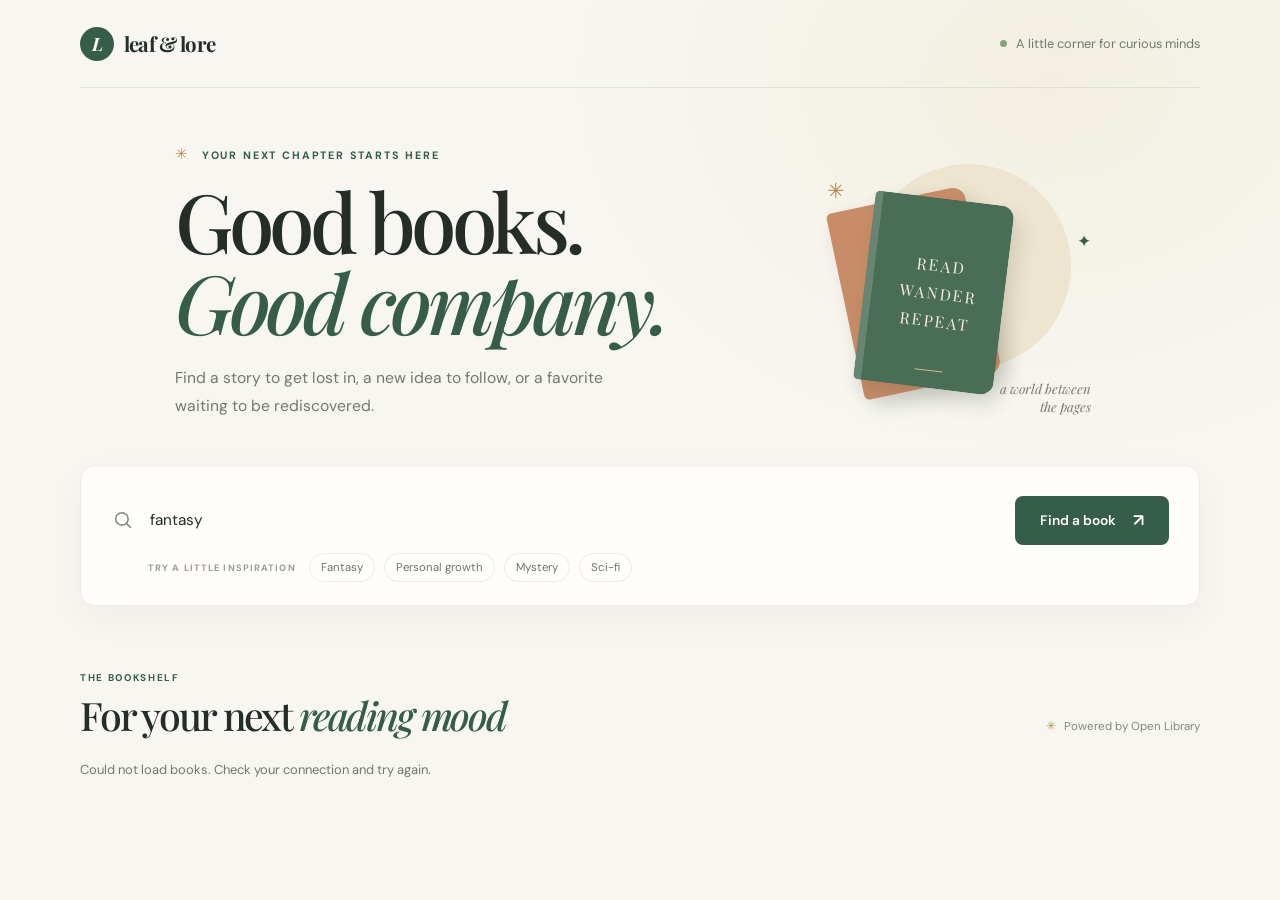
<file: 10th/index.html>
<!DOCTYPE html>
<html lang="en">
<head>
    <meta charset="UTF-8">
    <meta name="viewport" content="width=device-width, initial-scale=1.0">
    <meta name="description" content="Search books using the Open Library API.">
    <title>Book Finder</title>
    <link rel="stylesheet" href="styles.css">
    <script src="https://code.jquery.com/jquery-3.7.1.min.js"></script>
</head>
<body>
    <main class="container">
        <nav class="site-nav" aria-label="Main navigation">
            <a class="brand" href="#" aria-label="Leaf and Lore home">
                <span class="brand-mark" aria-hidden="true">L</span>
                <span>leaf &amp; lore</span>
            </a>
            <span class="nav-note"><span class="status-dot" aria-hidden="true"></span> A little corner for curious minds</span>
        </nav>

        <header class="page-header">
            <div class="hero-copy">
                <p class="eyebrow"><span aria-hidden="true">✳</span> YOUR NEXT CHAPTER STARTS HERE</p>
                <h1>Good books.<br><em>Good company.</em></h1>
                <p class="intro">Find a story to get lost in, a new idea to follow, or a favorite waiting to be rediscovered.</p>
            </div>
            <div class="hero-art" aria-hidden="true">
                <span class="art-sparkle sparkle-one">✳</span>
                <span class="art-sparkle sparkle-two">✦</span>
                <div class="art-sun"></div>
                <div class="art-book book-back"></div>
                <div class="art-book book-front">
                    <span>READ<br>WANDER<br>REPEAT</span>
                    <i></i>
                </div>
                <span class="art-caption">a world between<br>the pages</span>
            </div>
        </header>

        <section class="search-panel" aria-label="Find a book">
            <form id="searchForm" class="search-form">
                <label class="visually-hidden" for="searchInput">Book title, author, or subject</label>
                <span class="search-icon" aria-hidden="true">
                    <svg viewBox="0 0 24 24" fill="none">
                        <circle cx="10.8" cy="10.8" r="6.8"></circle>
                        <path d="m16 16 4.2 4.2"></path>
                    </svg>
                </span>
                <input
                    id="searchInput"
                    name="query"
                    type="search"
                    value="fantasy"
                    placeholder="Search by title, author, or subject"
                    required
                >
                <button id="loadBooks" type="submit">
                    <span class="button-label">Find a book</span>
                    <span class="button-arrow" aria-hidden="true">↗</span>
                </button>
            </form>
            <div class="popular-searches">
                <span>TRY A LITTLE INSPIRATION</span>
                <button type="button" class="search-suggestion" data-query="fantasy">Fantasy</button>
                <button type="button" class="search-suggestion" data-query="self improvement">Personal growth</button>
                <button type="button" class="search-suggestion" data-query="mystery">Mystery</button>
                <button type="button" class="search-suggestion" data-query="science fiction">Sci-fi</button>
            </div>
        </section>

        <section class="results-section" aria-label="Book search results">
            <div class="results-heading">
                <div>
                    <p class="eyebrow">THE BOOKSHELF</p>
                    <h2>For your next <em>reading mood</em></h2>
                </div>
                <p class="results-source"><span aria-hidden="true">✳</span> Powered by Open Library</p>
            </div>
            <p id="statusMessage" class="status-message" role="status" aria-live="polite">
                Search for a book to see results.
            </p>
            <div id="bookList" class="book-grid"></div>
        </section>
    </main>

    <script src="script.js"></script>
</body>
</html>


<!-- python -m http.server 8000 --bind 127.0.0.1 -->
</file>
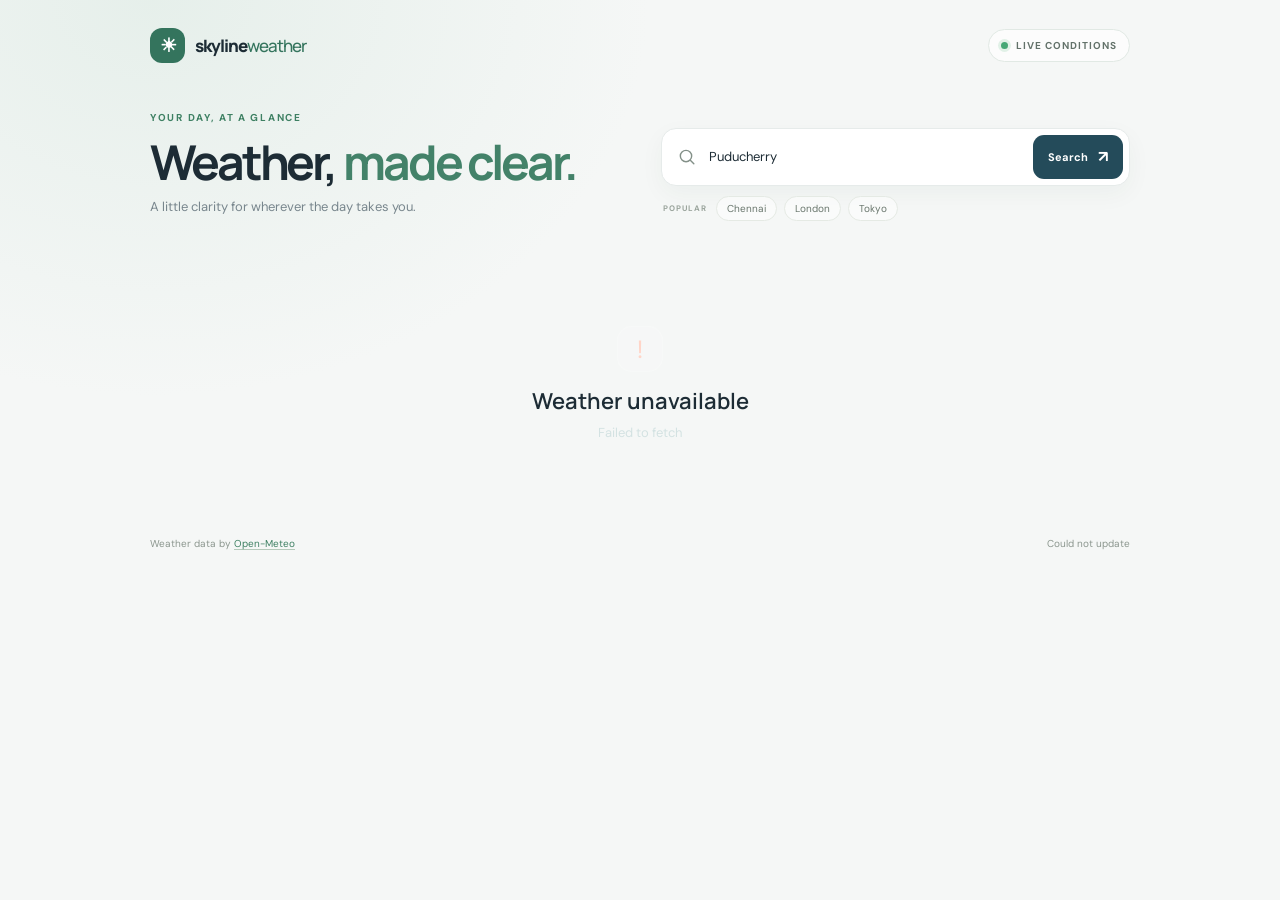
<file: exe9/index.html>
<!DOCTYPE html>
<html lang="en">
<head>
    <meta charset="UTF-8">
    <meta name="viewport" content="width=device-width, initial-scale=1.0">
    <meta name="theme-color" content="#f3f6f2">
    <meta name="description" content="A clear, simple look at the current weather in your city.">
    <title>Skyline Weather — Your day, at a glance</title>
    <link rel="stylesheet" href="style.css">
</head>

<body>
    <main class="weather-app">
        <header class="app-header">
            <a class="brand" href="#" aria-label="Skyline Weather home">
                <span class="brand-icon" aria-hidden="true">☀</span>
                <span>skyline<span class="brand-light">weather</span></span>
            </a>
            <div class="live-badge"><span class="status-dot" aria-hidden="true"></span> LIVE CONDITIONS</div>
        </header>

        <div class="top-grid">
            <section class="intro" aria-labelledby="pageTitle">
                <p class="eyebrow">YOUR DAY, AT A GLANCE</p>
                <h1 id="pageTitle">Weather, <span>made clear.</span></h1>
                <p class="subtitle">A little clarity for wherever the day takes you.</p>
            </section>

            <section class="search-section" aria-label="Search for a city">
                <form id="searchForm" class="search-bar">
                    <label class="sr-only" for="cityInput">Search for a city</label>
                    <span class="search-icon" aria-hidden="true">
                        <svg viewBox="0 0 24 24" fill="none">
                            <circle cx="10.8" cy="10.8" r="6.8"></circle>
                            <path d="m16 16 4.2 4.2"></path>
                        </svg>
                    </span>
                    <input id="cityInput" name="city" type="search" placeholder="Search any city..." value="Puducherry" autocomplete="off" required>
                    <button id="searchButton" type="submit"><span>Search</span><span aria-hidden="true">↗</span></button>
                </form>
                <div class="quick-searches" aria-label="Popular cities">
                    <span>POPULAR</span>
                    <button type="button" class="city-chip" data-city="Chennai">Chennai</button>
                    <button type="button" class="city-chip" data-city="London">London</button>
                    <button type="button" class="city-chip" data-city="Tokyo">Tokyo</button>
                </div>
            </section>
        </div>

        <section id="weatherData" class="weather-panel" aria-live="polite" aria-busy="true">
            <div class="loading-state">
                <div class="spinner" aria-hidden="true"></div>
                <p>Finding your local forecast...</p>
            </div>
        </section>

        <footer class="app-footer">
            <span>Weather data by <a href="https://open-meteo.com/" target="_blank" rel="noopener noreferrer">Open-Meteo</a></span>
            <span id="updatedAt" role="status">Getting the latest conditions</span>
        </footer>
    </main>

    <script src="script.js"></script>
</body>
</html>
</file>
<file: 10th/styles.css>
@import url('https://fonts.googleapis.com/css2?family=DM+Sans:wght@400;500;600;700&family=Playfair+Display:ital,wght@0,500;0,600;0,700;1,500;1,600&display=swap');

:root {
    color-scheme: light;
    font-family: "DM Sans", "Segoe UI", Arial, sans-serif;
    color: #252d28;
    background: #f7f6f1;
    font-synthesis: none;
    text-rendering: optimizeLegibility;
    -webkit-font-smoothing: antialiased;
    --ink: #252d28;
    --muted: #727970;
    --green: #355d49;
    --green-dark: #284a39;
    --paper: #fffefa;
    --line: #e8e7df;
}

* {
    box-sizing: border-box;
}

body {
    min-height: 100vh;
    margin: 0;
    padding: 0 24px 72px;
    background:
        radial-gradient(ellipse at 82% 9%, rgba(232, 220, 184, 0.28), transparent 32%),
        #f7f6f1;
}

button,
input {
    font: inherit;
}

.container {
    width: min(100%, 1120px);
    margin: 0 auto;
}

.site-nav {
    display: flex;
    min-height: 88px;
    align-items: center;
    justify-content: space-between;
    border-bottom: 1px solid rgba(52, 73, 58, 0.1);
}

.brand {
    display: inline-flex;
    align-items: center;
    gap: 10px;
    color: var(--ink);
    font-family: "Playfair Display", Georgia, serif;
    font-size: 1.28rem;
    font-weight: 700;
    letter-spacing: -0.04em;
    text-decoration: none;
}

.brand-mark {
    display: grid;
    width: 34px;
    height: 34px;
    place-items: center;
    border-radius: 50%;
    background: var(--green);
    color: #fffefa;
    font-family: "Playfair Display", Georgia, serif;
    font-size: 1.15rem;
    font-style: italic;
}

.nav-note {
    display: flex;
    align-items: center;
    gap: 9px;
    color: var(--muted);
    font-size: 0.8rem;
}

.status-dot {
    width: 7px;
    height: 7px;
    border-radius: 50%;
    background: #86a17c;
}

.page-header {
    position: relative;
    display: flex;
    min-height: 355px;
    align-items: center;
    justify-content: space-between;
    overflow: hidden;
    padding: 56px 8.5% 46px;
}

.hero-copy {
    position: relative;
    z-index: 1;
    width: min(58%, 590px);
}

.eyebrow {
    margin: 0 0 16px;
    color: var(--green);
    font-size: 0.67rem;
    font-weight: 700;
    letter-spacing: 0.17em;
}

.eyebrow span {
    margin-right: 7px;
    color: #c28d51;
    font-size: 0.95rem;
}

h1,
.results-heading h2 {
    margin: 0;
    font-family: "Playfair Display", Georgia, serif;
    font-weight: 500;
    letter-spacing: -0.055em;
}

h1 {
    font-size: clamp(3.2rem, 6.4vw, 5.3rem);
    line-height: 0.99;
}

h1 em,
.results-heading h2 em {
    color: var(--green);
    font-weight: 500;
}

.intro {
    max-width: 430px;
    margin: 22px 0 0;
    color: var(--muted);
    font-size: 0.98rem;
    line-height: 1.75;
}

.hero-art {
    position: relative;
    width: 310px;
    height: 270px;
    flex: 0 0 310px;
    margin: 0 1.5% 0 0;
}

.art-sun {
    position: absolute;
    top: 17px;
    right: 20px;
    width: 205px;
    height: 205px;
    border-radius: 50%;
    background: #ede5d0;
}

.art-book {
    position: absolute;
    top: 51px;
    left: 83px;
    width: 140px;
    height: 190px;
    border-radius: 5px 13px 13px 5px;
    box-shadow: 7px 10px 20px rgba(49, 53, 38, 0.15);
}

.book-back {
    left: 63px;
    transform: rotate(-12deg);
    background: #c88d68;
}

.book-front {
    display: flex;
    align-items: center;
    justify-content: center;
    border-left: 8px solid rgba(255, 255, 255, 0.16);
    background: #496d57;
    color: #f5eddb;
    transform: rotate(7deg);
}

.book-front span {
    font-family: "Playfair Display", Georgia, serif;
    font-size: 0.98rem;
    letter-spacing: 0.13em;
    line-height: 1.8;
    text-align: center;
}

.book-front i {
    position: absolute;
    right: 0;
    bottom: 17px;
    left: 0;
    width: 28px;
    height: 1px;
    margin: auto;
    background: #d3b986;
}

.art-sparkle {
    position: absolute;
    z-index: 1;
    color: #b9854d;
}

.sparkle-one {
    top: 30px;
    left: 46px;
    font-size: 1.3rem;
}

.sparkle-two {
    top: 83px;
    right: 0;
    color: var(--green);
    font-size: 1.05rem;
}

.art-caption {
    position: absolute;
    right: 0;
    bottom: 1px;
    color: #7a796b;
    font-family: "Playfair Display", Georgia, serif;
    font-size: 0.83rem;
    font-style: italic;
    line-height: 1.35;
    text-align: right;
}

.search-panel {
    padding: 25px 30px 19px;
    border: 1px solid #eeece4;
    border-radius: 15px;
    background: var(--paper);
    box-shadow: 0 12px 35px rgba(45, 54, 43, 0.045);
}

.search-form {
    display: flex;
    min-height: 58px;
    align-items: center;
    gap: 14px;
}

.search-icon {
    display: grid;
    width: 23px;
    height: 23px;
    flex: 0 0 auto;
    place-items: center;
    color: #858a7f;
}

.search-icon svg {
    width: 22px;
    height: 22px;
    stroke: currentColor;
    stroke-linecap: round;
    stroke-width: 1.7;
}

.search-form input {
    width: 100%;
    min-width: 0;
    height: 52px;
    border: 0;
    outline: none;
    background: transparent;
    color: var(--ink);
    font-size: 0.96rem;
}

.search-form input::placeholder {
    color: #9a9d94;
}

.search-form input:focus-visible {
    outline: 2px solid #a8b8a5;
    outline-offset: 3px;
    border-radius: 3px;
}

.search-form button {
    display: inline-flex;
    min-width: 154px;
    min-height: 49px;
    align-items: center;
    justify-content: center;
    gap: 17px;
    padding: 0 19px;
    border: 0;
    border-radius: 8px;
    background: var(--green);
    color: white;
    font-size: 0.86rem;
    font-weight: 600;
    cursor: pointer;
    transition: background 0.2s, transform 0.2s;
}

.search-form button:hover:not(:disabled) {
    transform: translateY(-1px);
    background: var(--green-dark);
}

.search-form button:focus-visible,
.search-suggestion:focus-visible,
.book-link:focus-visible {
    outline: 3px solid #bfceb9;
    outline-offset: 3px;
}

.search-form button:disabled {
    cursor: wait;
    opacity: 0.72;
}

.button-arrow {
    font-size: 1.08rem;
}

.popular-searches {
    display: flex;
    min-height: 37px;
    align-items: center;
    gap: 9px;
    padding-left: 37px;
}

.popular-searches > span {
    margin-right: 4px;
    color: #9a9b91;
    font-size: 0.58rem;
    font-weight: 700;
    letter-spacing: 0.12em;
}

.search-suggestion {
    padding: 6px 11px;
    border: 1px solid #ebeae3;
    border-radius: 20px;
    background: transparent;
    color: #6e746b;
    font-size: 0.71rem;
    cursor: pointer;
    transition: color 0.2s, border-color 0.2s, background 0.2s;
}

.search-suggestion:hover {
    border-color: #c8d3c4;
    background: #f1f5ef;
    color: var(--green);
}

.results-section {
    padding-top: 65px;
}

.results-heading {
    display: flex;
    align-items: end;
    justify-content: space-between;
    gap: 20px;
    margin-bottom: 22px;
}

.results-heading .eyebrow {
    margin-bottom: 8px;
    font-size: 0.61rem;
}

.results-heading h2 {
    font-size: clamp(1.7rem, 3.5vw, 2.45rem);
    line-height: 1.2;
}

.results-source {
    margin: 0 0 5px;
    color: #85887f;
    font-size: 0.72rem;
}

.results-source span {
    margin-right: 5px;
    color: #bf925d;
}

.status-message {
    min-height: 22px;
    margin: 0 0 15px;
    color: var(--muted);
    font-size: 0.81rem;
}

.book-grid {
    display: grid;
    grid-template-columns: repeat(4, minmax(0, 1fr));
    gap: 18px;
}

.book-card {
    min-width: 0;
    overflow: hidden;
    padding: 10px 10px 15px;
    border: 1px solid #eeece5;
    border-radius: 11px;
    background: var(--paper);
    transition: transform 0.2s, box-shadow 0.2s;
}

.book-card:hover {
    transform: translateY(-4px);
    box-shadow: 0 13px 28px rgba(45, 54, 43, 0.09);
}

.cover-wrap {
    display: grid;
    height: 230px;
    place-items: center;
    overflow: hidden;
    margin-bottom: 15px;
    border-radius: 6px;
    background: #f0eee6;
}

.book-cover {
    display: grid;
    width: 100%;
    height: 100%;
    place-items: center;
}

.book-cover img {
    width: 100%;
    height: 100%;
    object-fit: contain;
}

.cover-placeholder {
    padding: 15px;
    color: #858777;
    font-family: "Playfair Display", Georgia, serif;
    font-size: 0.93rem;
    font-style: italic;
    text-align: center;
}

.book-card h2 {
    display: -webkit-box;
    overflow: hidden;
    margin: 0 2px 8px;
    color: var(--ink);
    font-family: "Playfair Display", Georgia, serif;
    font-size: 1rem;
    font-weight: 600;
    line-height: 1.4;
    -webkit-box-orient: vertical;
    -webkit-line-clamp: 2;
}

.book-author,
.book-year {
    overflow-wrap: anywhere;
    margin: 6px 2px;
    color: var(--muted);
    font-size: 0.73rem;
    line-height: 1.5;
}

.book-year {
    color: #8d9087;
    font-size: 0.69rem;
}

.book-link {
    display: inline-block;
    margin: 8px 2px 0;
    color: var(--green);
    font-size: 0.75rem;
    font-weight: 700;
    text-decoration: none;
}

.book-link:hover {
    text-decoration: underline;
    text-underline-offset: 3px;
}

.visually-hidden {
    position: absolute;
    width: 1px;
    height: 1px;
    overflow: hidden;
    clip: rect(0, 0, 0, 0);
    white-space: nowrap;
    clip-path: inset(50%);
}

@media (max-width: 850px) {
    .page-header {
        padding-right: 4%;
        padding-left: 4%;
    }

    .hero-art {
        transform: scale(0.84);
        transform-origin: center right;
        margin-right: -15px;
    }

    .book-grid {
        grid-template-columns: repeat(3, minmax(0, 1fr));
    }
}

@media (max-width: 600px) {
    body {
        padding: 0 16px 42px;
    }

    .site-nav {
        min-height: 70px;
    }

    .nav-note {
        font-size: 0.68rem;
    }

    .page-header {
        min-height: auto;
        padding: 52px 0 34px;
    }

    .hero-copy {
        width: 100%;
    }

    .hero-art {
        position: absolute;
        right: -42px;
        bottom: -78px;
        opacity: 0.16;
        transform: scale(0.74);
    }

    h1 {
        font-size: clamp(3rem, 12vw, 4.1rem);
    }

    .intro {
        max-width: 360px;
        font-size: 0.9rem;
    }

    .search-panel {
        padding: 14px 15px 15px;
    }

    .search-form {
        gap: 9px;
    }

    .search-form button {
        min-width: 52px;
        min-height: 46px;
        gap: 0;
        padding: 0 14px;
    }

    .button-label {
        position: absolute;
        width: 1px;
        height: 1px;
        overflow: hidden;
        clip: rect(0, 0, 0, 0);
        white-space: nowrap;
        clip-path: inset(50%);
    }

    .button-arrow {
        font-size: 1.25rem;
    }

    .popular-searches {
        flex-wrap: wrap;
        gap: 7px;
        padding: 9px 0 0;
    }

    .popular-searches > span {
        width: 100%;
        margin-bottom: 1px;
    }

    .results-section {
        padding-top: 49px;
    }

    .results-heading {
        align-items: start;
    }

    .results-source {
        max-width: 100px;
        font-size: 0.65rem;
        line-height: 1.5;
        text-align: right;
    }

    .book-grid {
        grid-template-columns: repeat(2, minmax(0, 1fr));
        gap: 12px;
    }

    .book-card {
        padding: 8px 8px 12px;
    }

    .cover-wrap {
        height: 190px;
        margin-bottom: 12px;
    }
}

@media (max-width: 370px) {
    body {
        padding-right: 12px;
        padding-left: 12px;
    }

    .nav-note {
        max-width: 125px;
        text-align: right;
    }

    .book-grid {
        grid-template-columns: 1fr;
    }

    .cover-wrap {
        height: 245px;
    }
}

@media (prefers-reduced-motion: reduce) {
    *,
    *::before,
    *::after {
        scroll-behavior: auto !important;
        transition-duration: 0.01ms !important;
    }
}
</file>
<file: exe9/style.css>
@import url("https://fonts.googleapis.com/css2?family=DM+Sans:wght@400;500;600;700&family=Manrope:wght@400;500;600;700;800&display=swap");

:root {
    color-scheme: light;
    --ink: #1d2c35;
    --muted: #78868d;
    --blue: #426d82;
    --line: #e5e9e9;
    --paper: #fff;
    --canvas: #f5f7f6;
}

* { box-sizing: border-box; }

body {
    min-height: 100vh;
    margin: 0;
    padding: 28px 24px;
    color: var(--ink);
    background:
        radial-gradient(ellipse at 12% 0%, rgba(216, 232, 224, .52), transparent 31rem),
        var(--canvas);
    font-family: "DM Sans", Arial, sans-serif;
}

button, input { font: inherit; }
button { -webkit-tap-highlight-color: transparent; }

.weather-app { width: min(100%, 980px); margin: 0 auto; }
.app-header, .brand, .live-badge, .search-bar, .quick-searches, .location-row, .temperature-row, .app-footer { display: flex; align-items: center; }
.app-header { justify-content: space-between; margin-bottom: 48px; }
.brand { gap: 10px; color: var(--ink); text-decoration: none; font: 800 17px/1 "Manrope", sans-serif; letter-spacing: -.06em; }
.brand-icon { display: grid; width: 35px; height: 35px; place-items: center; border-radius: 12px; color: #fff; background: #34745d; font-size: 19px; }
.brand-light { color: #34745d; font-weight: 500; }
.live-badge { gap: 8px; padding: 9px 12px; border: 1px solid #e1e9e4; border-radius: 99px; color: #63726a; background: rgba(255,255,255,.7); font-size: 10px; font-weight: 700; letter-spacing: .1em; }
.status-dot { width: 7px; height: 7px; border-radius: 50%; background: #45a875; box-shadow: 0 0 0 3px #e1f1e7; }

.top-grid { display: grid; grid-template-columns: 1fr 1fr; align-items: end; gap: 42px; margin-bottom: 24px; }
.intro { padding-bottom: 8px; }
.eyebrow { margin: 0 0 12px; color: #3e8063; font-size: 10px; font-weight: 700; letter-spacing: .17em; }
h1, h2, p { margin-top: 0; }
h1 { margin-bottom: 10px; font: 700 clamp(34px, 4.2vw, 48px)/1.08 "Manrope", sans-serif; letter-spacing: -.065em; }
h1 span { color: #438269; }
.subtitle { margin-bottom: 0; color: var(--muted); font-size: 13px; }

.search-section { padding-bottom: 2px; }
.search-bar { gap: 10px; min-height: 58px; padding: 6px 6px 6px 15px; border: 1px solid #e6ebea; border-radius: 15px; background: var(--paper); box-shadow: 0 8px 24px rgba(32, 63, 48, .045); transition: border-color .2s, box-shadow .2s; }
.search-bar:focus-within { border-color: #9abdaa; box-shadow: 0 0 0 4px rgba(65, 130, 94, .09), 0 8px 24px rgba(32, 63, 48, .045); }
.search-icon { width: 20px; height: 20px; flex: 0 0 auto; color: #839088; }
.search-icon svg { width: 100%; height: 100%; stroke: currentColor; stroke-width: 1.7; stroke-linecap: round; }
.search-bar input { min-width: 0; flex: 1; border: 0; outline: 0; color: var(--ink); background: transparent; font-size: 13px; }
.search-bar input::placeholder { color: #a0aaa3; }
.search-bar button { display: flex; align-items: center; justify-content: center; gap: 10px; min-height: 44px; padding: 0 15px; border: 0; border-radius: 11px; color: white; background: #244b5a; font-size: 11px; font-weight: 700; cursor: pointer; transition: background .2s, transform .2s; }
.search-bar button:hover:not(:disabled) { transform: translateY(-1px); background: #326879; }
.search-bar button:disabled { cursor: wait; opacity: .7; }
.search-bar button span:last-child { font-size: 16px; }
.quick-searches { flex-wrap: wrap; gap: 7px; margin: 10px 2px 0; }
.quick-searches > span { margin-right: 2px; color: #9aa49c; font-size: 8px; font-weight: 700; letter-spacing: .12em; }
.city-chip { padding: 5px 10px; border: 1px solid #e5eae4; border-radius: 99px; color: #69766d; background: rgba(255,255,255,.55); font-size: 10px; cursor: pointer; transition: color .2s, border-color .2s, background .2s; }
.city-chip:hover:not(:disabled) { border-color: #b7cfbd; color: #244b5a; background: white; }
.city-chip:disabled { cursor: wait; opacity: .55; }

.weather-panel { display: grid; gap: 16px; }
.weather-overview { display: grid; grid-template-columns: minmax(0, 1.4fr) minmax(280px, 1fr); gap: 14px; }
.weather-main { position: relative; display: flex; min-height: 310px; flex-direction: column; justify-content: space-between; overflow: hidden; padding: 27px 30px 25px; border-radius: 23px; color: white; background: linear-gradient(125deg, #253f60 0%, #356778 100%); box-shadow: 0 17px 38px rgba(42, 75, 96, .16); }
.weather-main[data-theme="sunny"] { background: linear-gradient(125deg, #b85d3e 0%, #d58a48 100%); box-shadow: 0 17px 38px rgba(164, 94, 51, .2); }
.weather-main[data-theme="cloudy"], .weather-main[data-theme="fog"] { background: linear-gradient(125deg, #455d6b 0%, #718995 100%); }
.weather-main[data-theme="rain"] { background: linear-gradient(125deg, #24445f 0%, #377b91 100%); }
.weather-main[data-theme="snow"] { background: linear-gradient(125deg, #476781 0%, #7795a7 100%); }
.weather-main[data-theme="storm"], .weather-main[data-theme="night"] { background: linear-gradient(125deg, #252b4a 0%, #424b70 100%); }
.weather-main::before, .weather-main::after { position: absolute; z-index: 0; border: 1px solid rgba(255,255,255,.105); border-radius: 50%; content: ""; pointer-events: none; }
.weather-main::before { top: -195px; right: -88px; width: 410px; height: 410px; }
.weather-main::after { top: -125px; right: -20px; width: 270px; height: 270px; }
.weather-main > * { position: relative; z-index: 1; }
.location-row { align-items: flex-start; justify-content: space-between; gap: 14px; }
.label { margin-bottom: 7px; color: #bdd9d2; font-size: 9px; font-weight: 700; letter-spacing: .16em; }
.location-row h2 { margin: 0; font: 600 clamp(21px, 3vw, 27px)/1.2 "Manrope", sans-serif; letter-spacing: -.035em; }
.local-time { margin: 2px 0 0; padding: 7px 10px; border: 1px solid rgba(255,255,255,.18); border-radius: 99px; color: #e1eceb; background: rgba(255,255,255,.07); font-size: 10px; white-space: nowrap; }
.temperature-row { justify-content: flex-start; gap: 17px; margin: 25px 0 0; }
.weather-icon { display: grid; width: 82px; height: 82px; flex: 0 0 82px; place-items: center; border: 1px solid rgba(255,255,255,.2); border-radius: 24px; background: rgba(255,255,255,.1); font: 50px/1 Arial, sans-serif; }
.temperature { margin: 0; font: 500 clamp(54px, 7vw, 68px)/.95 "Manrope", sans-serif; letter-spacing: -.075em; }
.temperature span { margin-left: 5px; color: #d3e2e2; font-size: 25px; vertical-align: top; letter-spacing: -.04em; }
.condition { margin: 9px 0 4px; color: #f2f7f6; font-size: 13px; font-weight: 600; }
.feels-like { margin: 0; color: #c4d7d7; font-size: 11px; }

.metrics { display: grid; grid-template-columns: repeat(2, minmax(0, 1fr)); gap: 12px; }
.metric { display: grid; min-width: 0; grid-template-columns: 30px 1fr; align-content: center; align-items: center; gap: 7px 10px; padding: 15px; border: 1px solid #e9edeb; border-radius: 18px; background: rgba(255,255,255,.82); box-shadow: 0 8px 24px rgba(32, 63, 48, .035); transition: transform .2s, box-shadow .2s; }
.metric:hover { transform: translateY(-2px); box-shadow: 0 12px 26px rgba(32, 63, 48, .07); }
.metric > span:nth-child(2) { grid-column: 1 / -1; color: #7b8885; font-size: 10px; }
.metric strong { grid-column: 1 / -1; overflow: hidden; color: #263d45; font: 600 clamp(16px, 2vw, 20px) "Manrope", sans-serif; text-overflow: ellipsis; white-space: nowrap; }
.metric-icon { display: grid; width: 30px; height: 30px; place-items: center; border-radius: 10px; color: #3d7966; background: #e9f2ec; }
.metric-icon svg { width: 17px; height: 17px; fill: none; stroke: currentColor; stroke-width: 1.6; stroke-linecap: round; stroke-linejoin: round; }

.hourly-section { padding: 22px 24px 18px; border: 1px solid #e8edeb; border-radius: 20px; background: rgba(255,255,255,.78); box-shadow: 0 8px 24px rgba(32, 63, 48, .035); }
.hourly-heading { display: flex; align-items: flex-end; justify-content: space-between; gap: 15px; margin-bottom: 17px; }
.hourly-heading .eyebrow { margin-bottom: 5px; font-size: 8px; }
.hourly-heading h2 { margin: 0; color: #263d45; font: 600 18px "Manrope", sans-serif; letter-spacing: -.035em; }
.hourly-caption { color: #99a59f; font-size: 8px; font-weight: 700; letter-spacing: .12em; }
.hourly-grid { display: grid; grid-template-columns: repeat(6, minmax(0, 1fr)); }
.hour-item { display: grid; justify-items: center; gap: 8px; padding: 11px 5px 9px; border-left: 1px solid #edf0ee; }
.hour-item:first-child { border-left: 0; }
.hour-item.is-next { border-radius: 13px; background: #f0f5f1; }
.hour-label, .hour-temp, .rain-chance { margin: 0; }
.hour-label { color: #75827d; font-size: 10px; }
.hour-icon { min-height: 26px; font: 20px/1 Arial, sans-serif; }
.hour-temp { color: #263d45; font: 600 15px "Manrope", sans-serif; }
.rain-chance { color: #648e9d; font-size: 9px; }

.empty-state, .loading-state, .error-state { display: grid; min-height: 274px; align-content: center; justify-items: center; text-align: center; }
.loading-state p, .empty-state p, .error-state p { margin: 0; color: #d3e2e2; font-size: 13px; }
.empty-state h2, .error-state h2 { margin: 14px 0 8px; font: 600 22px "Manrope", sans-serif; }
.empty-icon, .error-icon { display: grid; width: 46px; height: 46px; place-items: center; border: 1px solid rgba(255,255,255,.18); border-radius: 15px; background: rgba(255,255,255,.1); color: white; font-size: 25px; }
.error-icon { color: #ffd5c8; }
.spinner { width: 34px; height: 34px; margin-bottom: 16px; border: 3px solid rgba(255,255,255,.22); border-top-color: #fff; border-radius: 50%; animation: spin .8s linear infinite; }
@keyframes spin { to { transform: rotate(360deg); } }
.app-footer { justify-content: space-between; gap: 15px; margin-top: 16px; color: #8b968e; font-size: 10px; }
.app-footer a { color: #3e8063; text-decoration-color: #b4c9ba; text-underline-offset: 2px; }
.sr-only { position: absolute; width: 1px; height: 1px; padding: 0; margin: -1px; overflow: hidden; clip: rect(0, 0, 0, 0); white-space: nowrap; border: 0; }
button:focus-visible, a:focus-visible { outline: 3px solid #79a988; outline-offset: 3px; }

@media (max-width: 720px) {
    body { padding: 22px 16px; }
    .app-header { margin-bottom: 37px; }
    .top-grid { grid-template-columns: 1fr; gap: 19px; margin-bottom: 18px; }
    .intro { padding-bottom: 0; }
    h1 { font-size: clamp(35px, 8vw, 46px); }
    .weather-overview { grid-template-columns: minmax(0, 1.15fr) minmax(225px, .85fr); gap: 10px; }
    .weather-main { min-height: 300px; padding: 23px 20px; }
    .weather-icon { width: 68px; height: 68px; flex-basis: 68px; border-radius: 20px; font-size: 42px; }
    .temperature-row { gap: 12px; }
    .temperature { font-size: clamp(48px, 8vw, 60px); }
    .metrics { gap: 9px; }
    .metric { gap: 10px; padding: 13px; border-radius: 15px; }
}

@media (max-width: 520px) {
    body { padding: 17px 14px; }
    .app-header { margin-bottom: 32px; }
    .live-badge { padding: 8px 10px; font-size: 8px; }
    .top-grid { gap: 16px; }
    .weather-overview { grid-template-columns: 1fr; }
    .weather-main { min-height: 275px; padding: 22px; border-radius: 20px; }
    .weather-main::before { right: -190px; }
    .weather-main::after { right: -120px; }
    .temperature-row { margin-top: 20px; }
    .metrics { grid-template-columns: repeat(2, minmax(0, 1fr)); gap: 9px; }
    .metric { min-height: 112px; }
    .hourly-section { padding: 18px 13px 13px; }
    .hourly-heading { margin: 0 5px 13px; }
    .hourly-heading h2 { font-size: 16px; }
    .hourly-grid { grid-template-columns: repeat(6, minmax(54px, 1fr)); overflow-x: auto; }
    .hour-item { padding-right: 3px; padding-left: 3px; }
    .app-footer { font-size: 9px; }
}

@media (max-width: 360px) {
    .search-bar { gap: 7px; padding-left: 11px; }
    .search-bar button { gap: 5px; padding: 0 10px; }
    .weather-main { padding: 19px 16px; }
    .location-row h2 { font-size: 19px; }
    .local-time { padding: 7px; font-size: 9px; }
}

@media (prefers-reduced-motion: reduce) {
    *, *::before, *::after { scroll-behavior: auto !important; animation-duration: .01ms !important; animation-iteration-count: 1 !important; transition-duration: .01ms !important; }
}
</file>
